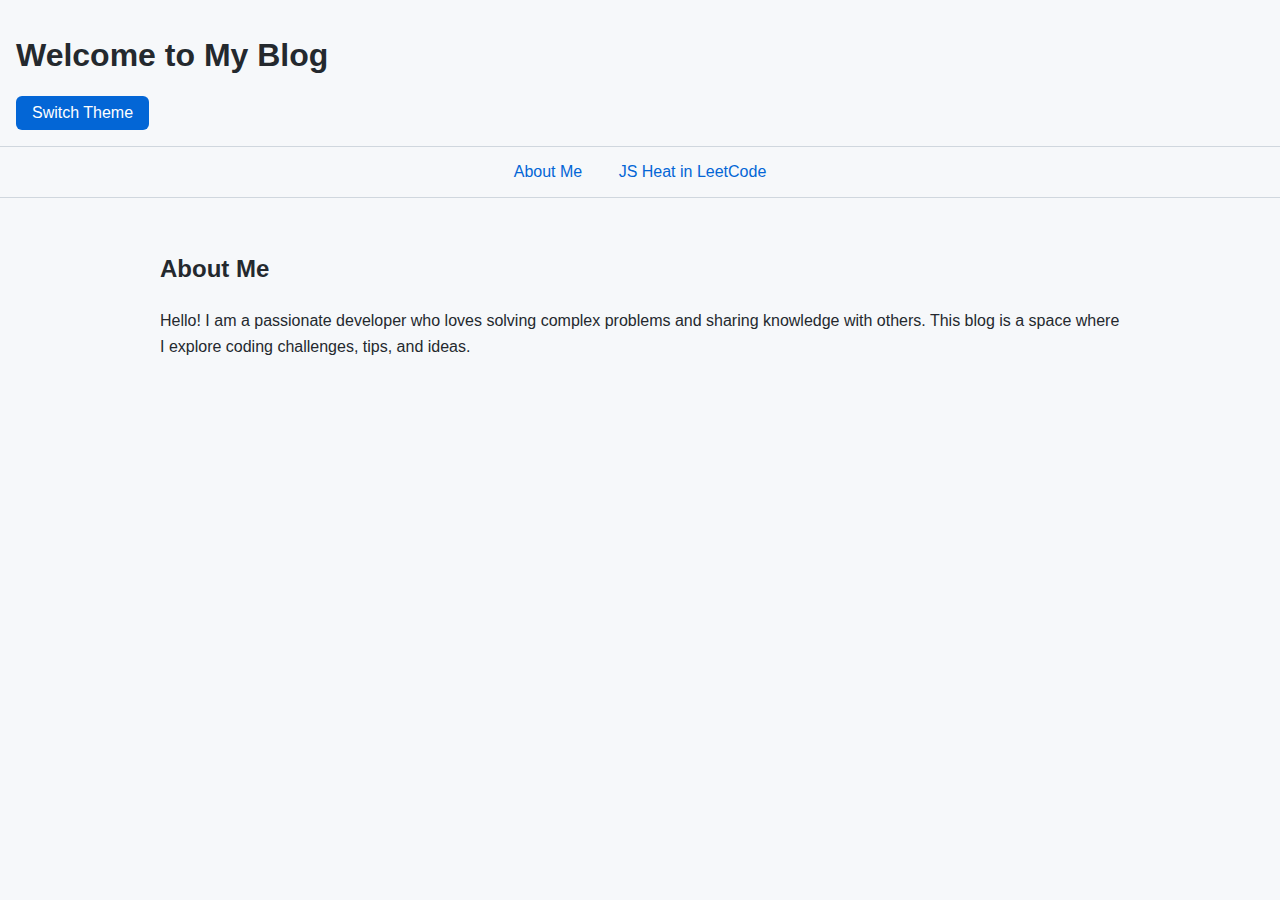
<file: index.html>
<!DOCTYPE html>
<html lang="en">
<head>
    <meta charset="UTF-8">
    <meta name="viewport" content="width=device-width, initial-scale=1.0">
    <title>My Blog</title>
    <link rel="stylesheet" href="styles.css">
</head>
<body>
<header>
    <div class="header-content">
        <h1>Welcome to My Blog</h1>
        <button id="theme-toggle">Switch Theme</button>
    </div>
</header>

<nav>
    <a href="#about">About Me</a>
    <a href="js_heat_in_leetcode.html">JS Heat in LeetCode</a>
</nav>

<div class="content" id="about">
    <h2>About Me</h2>
    <p>Hello! I am a passionate developer who loves solving complex problems and sharing knowledge with others. This blog is a space where I explore coding challenges, tips, and ideas.</p>
</div>

<script>
  const themeToggleButton = document.getElementById('theme-toggle');
  themeToggleButton.addEventListener('click', () => {
    document.body.classList.toggle('dark-mode');
  });
</script>
</body>
</html>
</file>
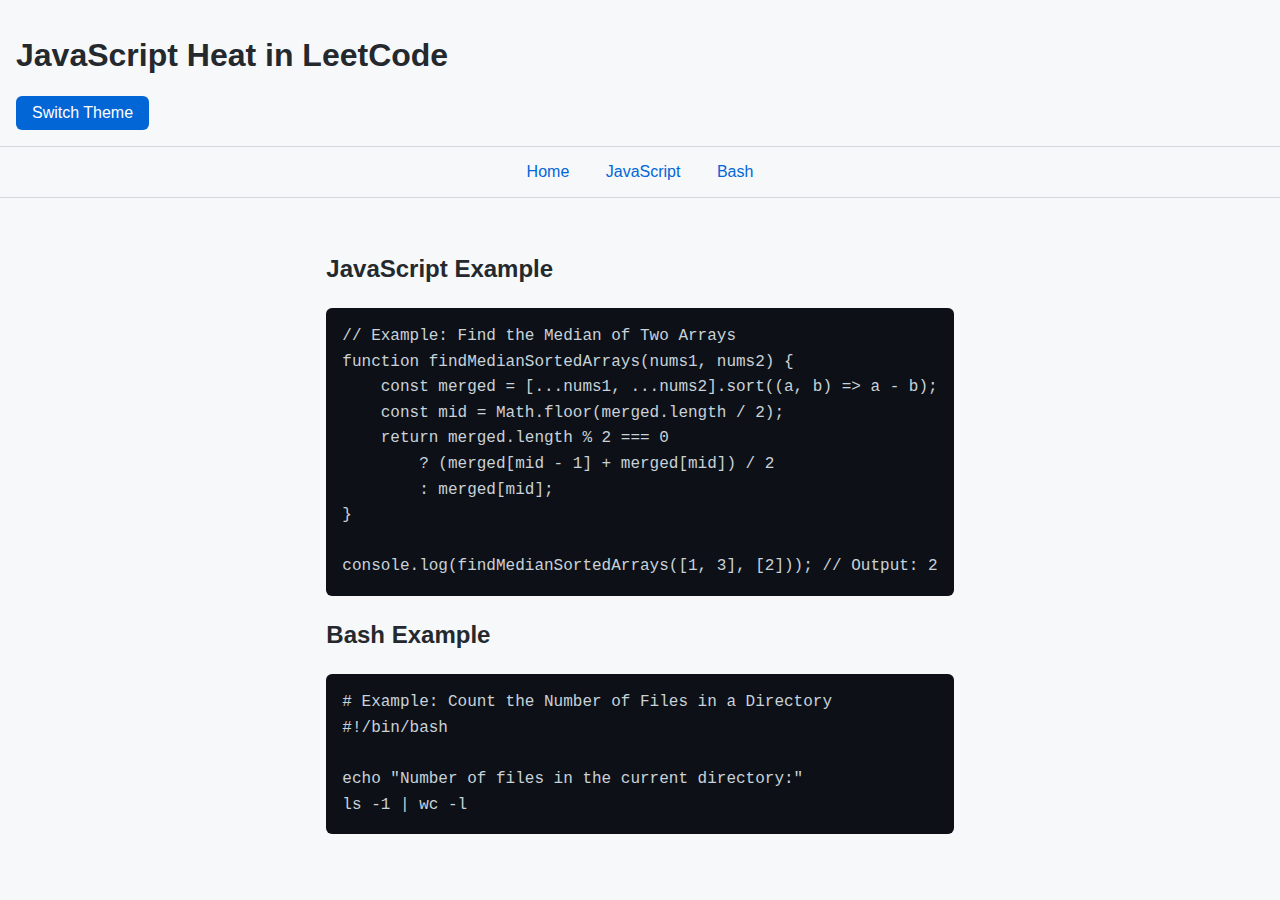
<file: js_heat_in_leetcode.html>
<!DOCTYPE html>
<html lang="en">
<head>
    <meta charset="UTF-8">
    <meta name="viewport" content="width=device-width, initial-scale=1.0">
    <title>JS Heat in LeetCode</title>
    <link rel="stylesheet" href="styles.css">
</head>
<body>
<header>
    <div class="header-content">
        <h1>JavaScript Heat in LeetCode</h1>
        <button id="theme-toggle">Switch Theme</button>
    </div>
</header>

<nav>
    <a href="index.html">Home</a>
    <a href="#javascript">JavaScript</a>
    <a href="#bash">Bash</a>
</nav>

<div class="content">
    <section id="javascript">
        <h2>JavaScript Example</h2>
        <pre><code>// Example: Find the Median of Two Arrays
function findMedianSortedArrays(nums1, nums2) {
    const merged = [...nums1, ...nums2].sort((a, b) => a - b);
    const mid = Math.floor(merged.length / 2);
    return merged.length % 2 === 0
        ? (merged[mid - 1] + merged[mid]) / 2
        : merged[mid];
}

console.log(findMedianSortedArrays([1, 3], [2])); // Output: 2</code></pre>
    </section>

    <section id="bash">
        <h2>Bash Example</h2>
        <pre><code># Example: Count the Number of Files in a Directory
#!/bin/bash

echo "Number of files in the current directory:"
ls -1 | wc -l</code></pre>
    </section>
</div>

<script>
  const themeToggleButton = document.getElementById('theme-toggle');
  themeToggleButton.addEventListener('click', () => {
    document.body.classList.toggle('dark-mode');
  });
</script>
</body>
</html>
</file>
<file: styles.css>
:root {
    --background-light: #f6f8fa;
    --background-dark: #0d1117;
    --text-light: #24292e;
    --text-dark: #c9d1d9;
    --primary-color: #0366d6;
    --border-color-light: #d0d7de;
    --border-color-dark: #30363d;
}

body {
    margin: 0;
    font-family: -apple-system, BlinkMacSystemFont, "Segoe UI", Helvetica, Arial, sans-serif, "Apple Color Emoji", "Segoe UI Emoji";
    transition: background-color 0.3s, color 0.3s;
    background-color: var(--background-light);
    color: var(--text-light);
    display: flex;
    flex-direction: column;
    min-height: 100vh;
}

header {
    background-color: var(--background-light);
    color: var(--text-light);
    border-bottom: 1px solid var(--border-color-light);
    padding: 1rem;
    display: flex;
    justify-content: space-between;
    align-items: center;
}

header button {
    background-color: var(--primary-color);
    color: #fff;
    border: none;
    padding: 0.5rem 1rem;
    font-size: 1rem;
    border-radius: 6px;
    cursor: pointer;
    transition: background-color 0.3s;
}

header button:hover {
    background-color: #0056b3;
}

nav {
    text-align: center;
    padding: 1rem;
    border-bottom: 1px solid var(--border-color-light);
    background-color: var(--background-light);
}

nav a {
    text-decoration: none;
    color: var(--primary-color);
    margin: 0 1rem;
    font-weight: 500;
    font-size: 1rem;
}

nav a:hover {
    text-decoration: underline;
}

.content {
    flex: 1;
    padding: 2rem;
    max-width: 960px;
    margin: 0 auto;
    line-height: 1.6;
}

pre {
    background: var(--background-dark);
    color: var(--text-dark);
    padding: 1rem;
    border-radius: 6px;
    overflow-x: auto;
}

code {
    font-family: SFMono-Regular, Consolas, "Liberation Mono", Menlo, Courier, monospace;
}

.dark-mode {
    background-color: var(--background-dark);
    color: var(--text-dark);
}

.dark-mode header {
    background-color: var(--background-dark);
    color: var(--text-dark);
    border-bottom: 1px solid var(--border-color-dark);
}

.dark-mode nav {
    background-color: var(--background-dark);
    border-bottom: 1px solid var(--border-color-dark);
}

.dark-mode nav a {
    color: var(--text-dark);
}

.dark-mode pre {
    background: var(--background-light);
    color: var(--text-light);
}

@media (max-width: 768px) {
    body {
        font-size: 0.9rem;
    }

    header {
        flex-direction: column;
        align-items: flex-start;
    }

    nav a {
        display: block;
        margin: 0.5rem 0;
    }
}
</file>
